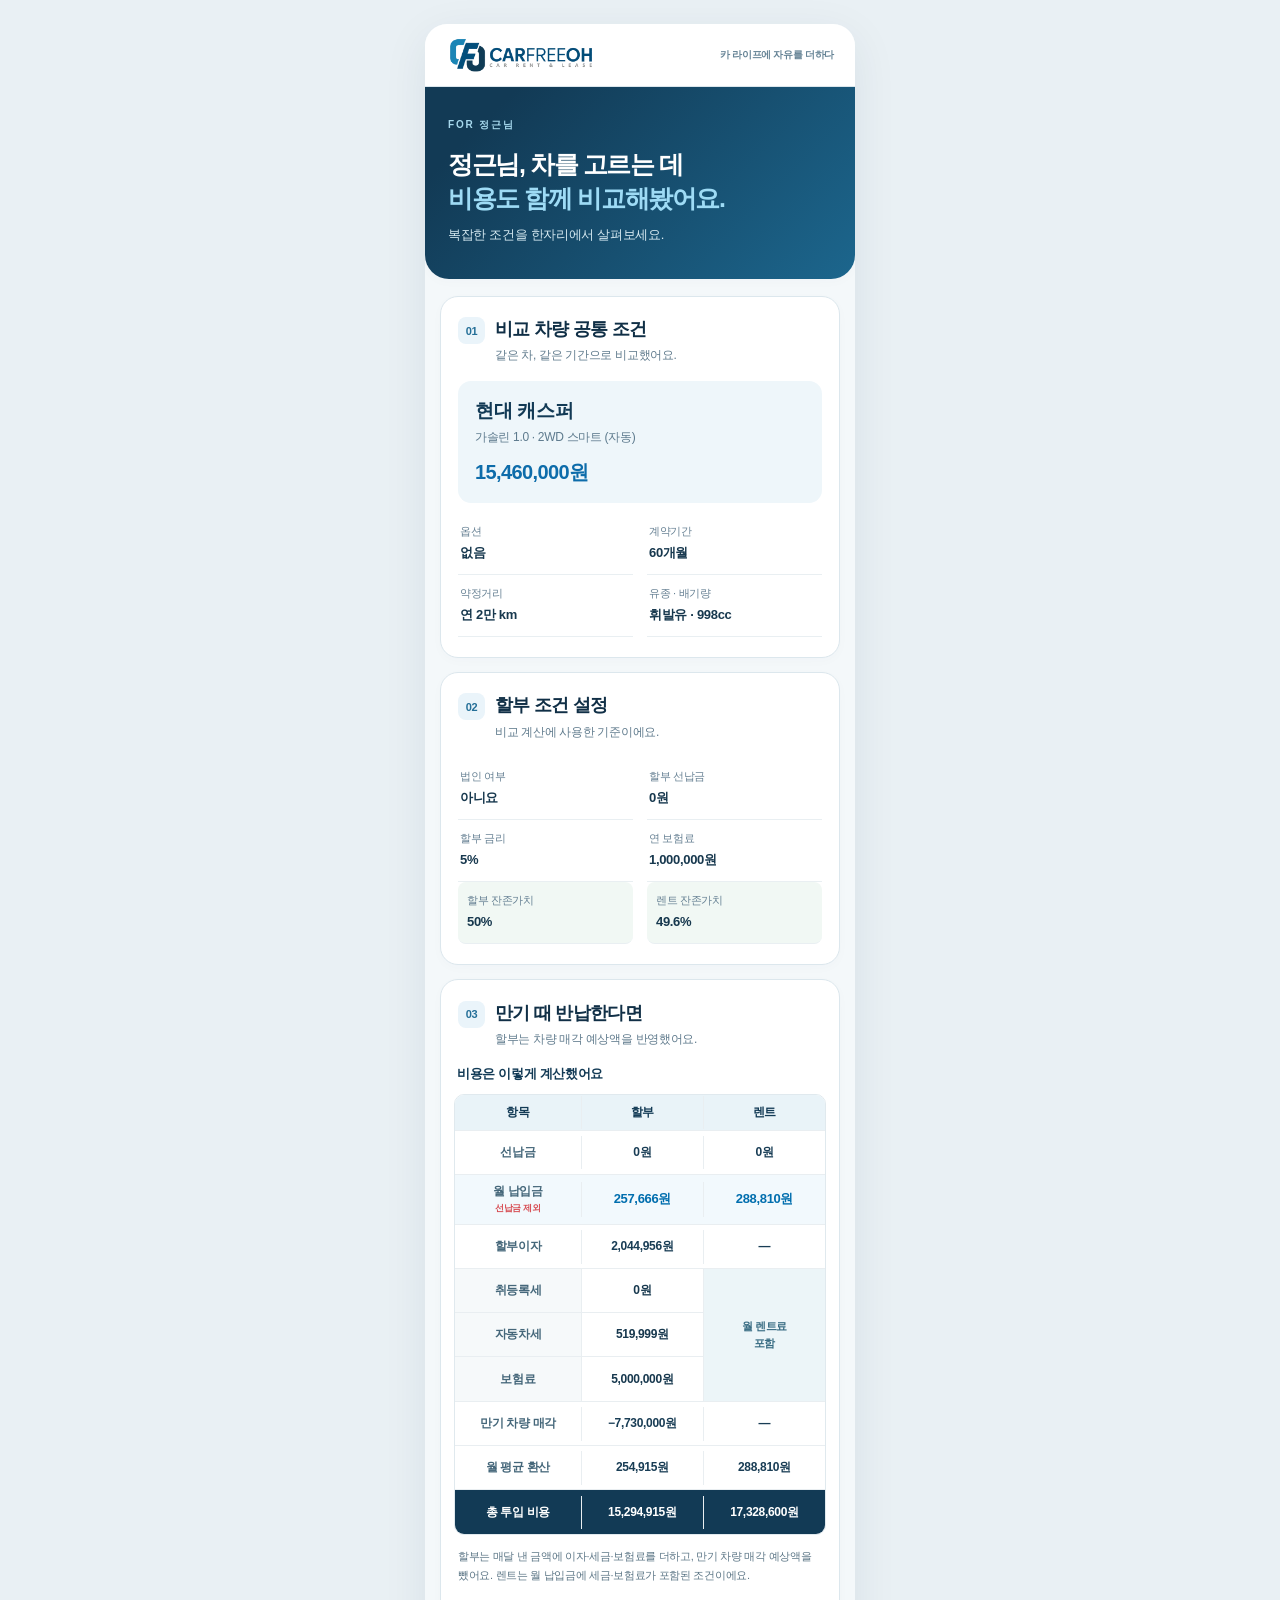
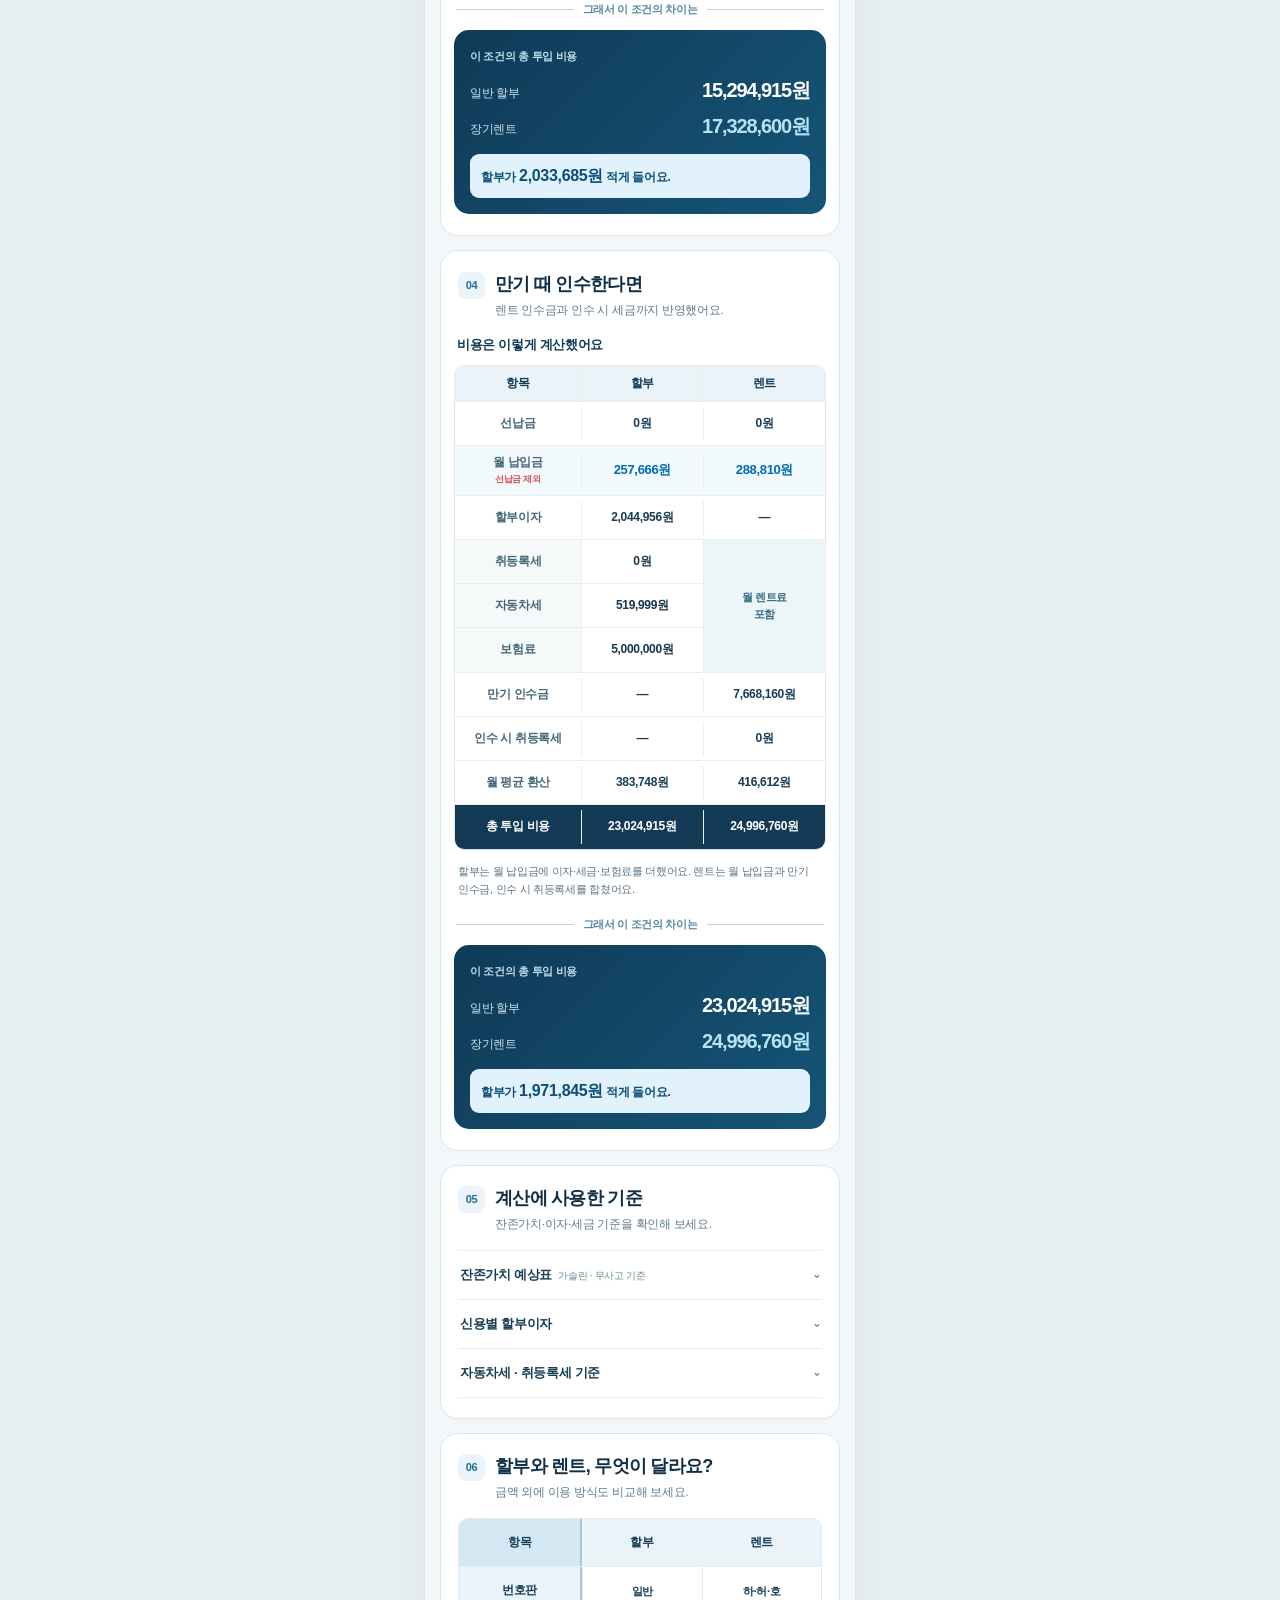
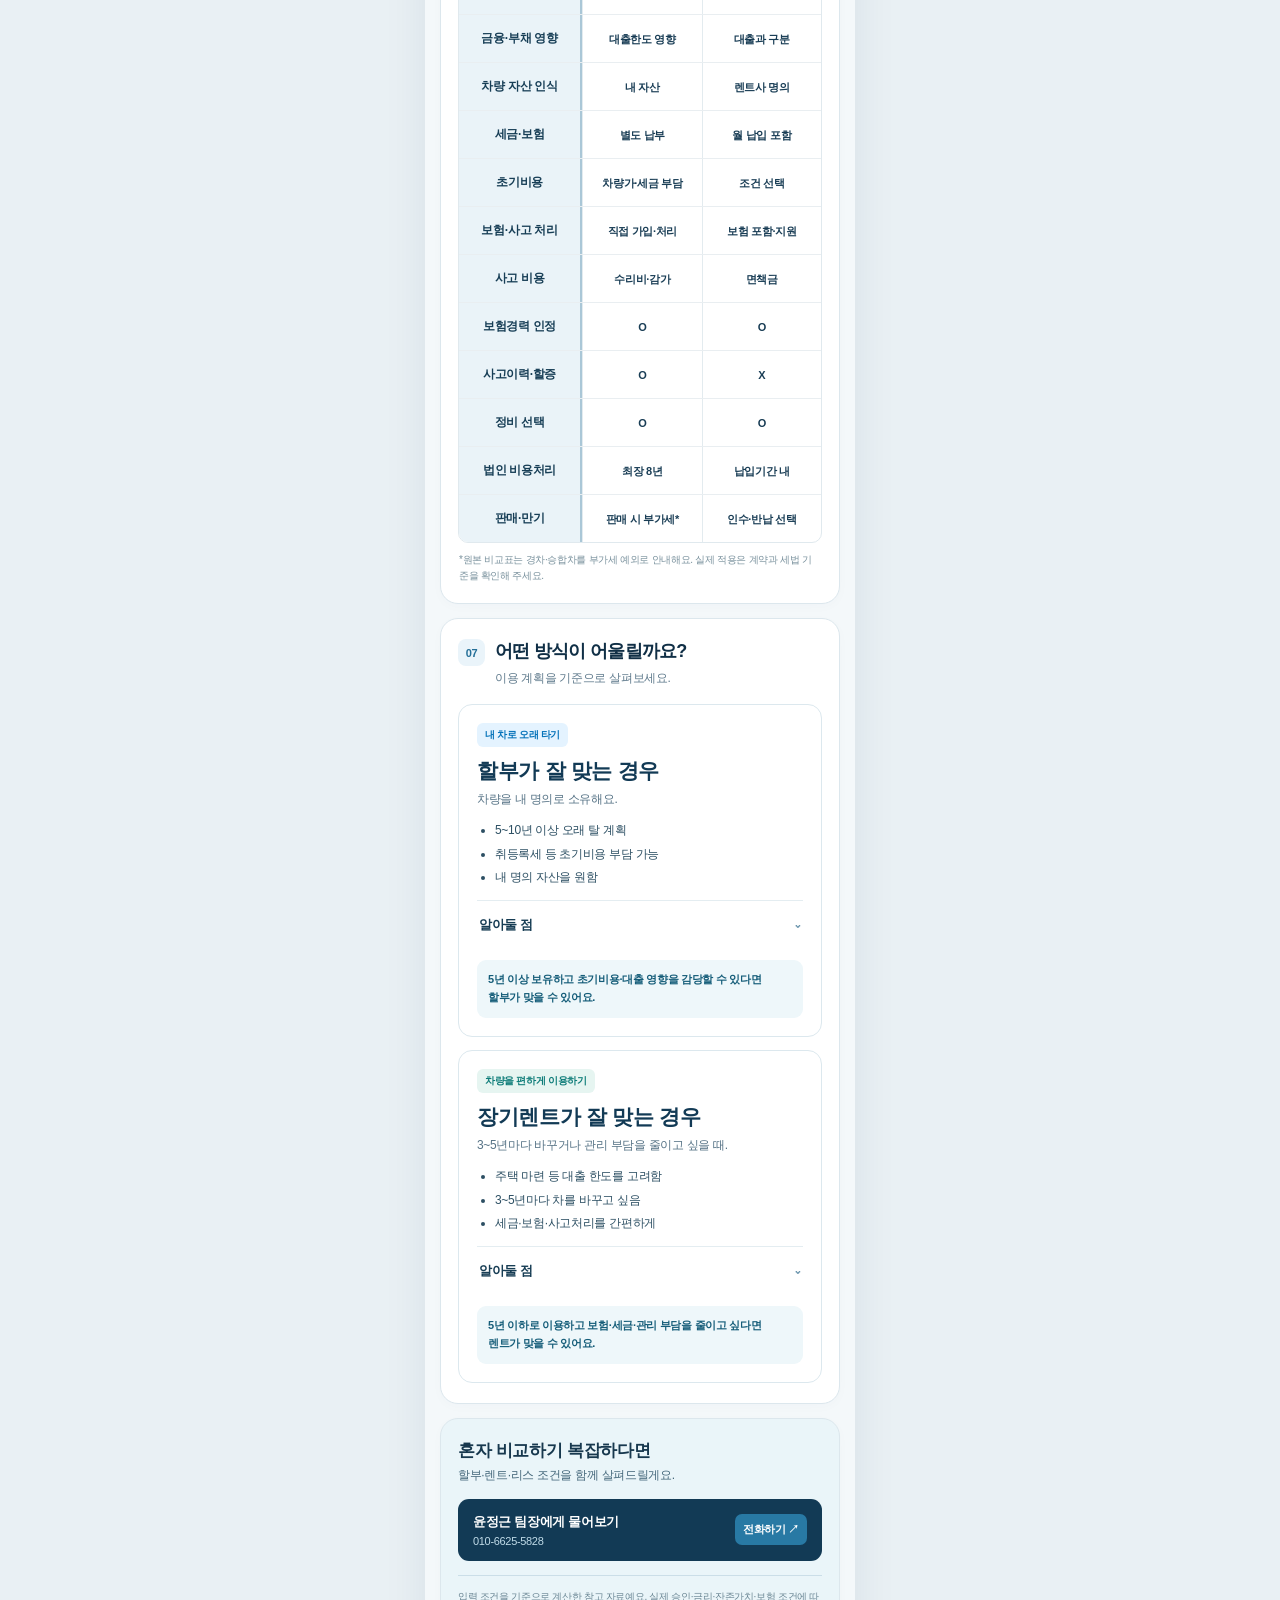
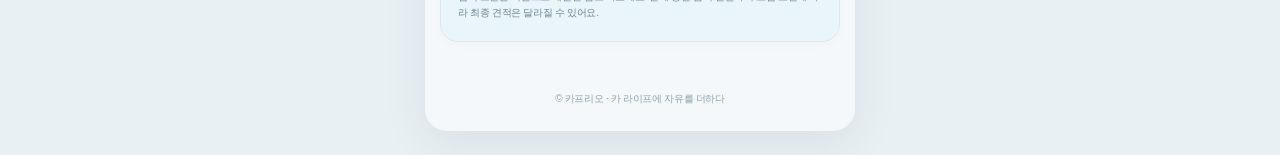
<file: comparison-lab/index.html>
<!doctype html><html lang="ko"><head><meta charset="utf-8"><meta name="viewport" content="width=device-width,initial-scale=1"><title>카프리오 비교 계산기 · 모바일 시안 2</title><style>:root{--ink:#123a55;--blue:#246f98;--bright:#087dcb;--teal:#0c8787;--line:#dce7ed;--sub:#607b8d;--bg:#f4f8fa}*{box-sizing:border-box}html{scroll-behavior:smooth}body{margin:0;background:#e9f0f4;color:#17384e;font-family:-apple-system,BlinkMacSystemFont,"Apple SD Gothic Neo","Malgun Gothic",sans-serif;letter-spacing:-.02em}.app{max-width:430px;margin:auto;background:var(--bg);min-height:100vh;box-shadow:0 12px 45px #15384b14}.brand{height:63px;padding:12px 21px;background:white;display:flex;align-items:center;justify-content:space-between;border-bottom:1px solid var(--line)}.brand img{width:124px;height:auto}.brand span{font-size:10px;color:#668496;font-weight:700}main{padding:0 15px 28px}.section{background:white;border:1px solid var(--line);border-radius:18px;margin:14px 0;padding:20px 17px;box-shadow:0 3px 12px #1a4b6605}.intro{background:linear-gradient(135deg,#123a55 15%,#1c668d);color:white;padding:31px 23px 35px;margin:0 -15px 17px;border:0;border-radius:0 0 24px 24px}.eyebrow{font-size:10px;letter-spacing:.18em;font-weight:850;color:#a6d8ed}.intro h1{font-size:25px;letter-spacing:-.055em;line-height:1.34;margin:16px 0 11px}.intro h1 em{font-style:normal;color:#9edbf5}.intro p{font-size:13px;color:#d5e9f1;margin:0}.head{display:flex;align-items:flex-start;gap:10px;margin-bottom:17px}.step{width:27px;height:27px;display:grid;place-items:center;border-radius:8px;background:#eaf4fa;color:var(--blue);font-size:11px;font-weight:900;flex:none}.head h2{font-size:18px;line-height:1.3;letter-spacing:-.04em;margin:1px 0 5px;color:#102f46}.head p{font-size:12px;color:var(--sub);line-height:1.5;margin:0}.car-summary{border-radius:13px;background:#eef6fa;padding:17px;display:grid;gap:5px}.car-summary b{font-size:19px;color:var(--ink)}.car-summary span{font-size:12px;color:#5d7a8d}.car-summary strong{font-size:20px;color:#0d6caa;margin-top:8px;letter-spacing:-.03em}.facts{display:grid;grid-template-columns:1fr 1fr;gap:0 14px;margin-top:10px}.facts div{border-bottom:1px solid #e9eff2;min-height:62px;padding:11px 2px;display:flex;flex-direction:column;gap:5px}.facts small{font-size:11px;color:#668093}.facts b{font-size:13px;color:#17384e;line-height:1.35}.condition div:nth-last-child(-n+2){background:#f1f8f4;border-radius:8px;padding-left:9px}.result{padding:21px 13px}.result .head{padding:0 4px}.result-top{background:linear-gradient(135deg,#103a57,#155577);color:white;border-radius:15px;padding:19px 16px 16px}.result-label{color:#c0dce8;font-weight:750;font-size:11px;margin-bottom:13px}.amounts{display:grid;gap:9px}.amounts div{display:flex;justify-content:space-between;align-items:baseline;gap:6px}.amounts span{font-size:12px;color:#cce3ee;white-space:nowrap}.amounts b{font-size:20px;letter-spacing:-.055em;white-space:nowrap}.amounts div+div b{color:#b4e2f6}.difference{margin:14px 0 0;padding:10px 11px;background:#e1f2fc;color:#0a4e79;border-radius:9px;font-size:12px;line-height:1.5;font-weight:750}.difference strong{font-size:16px}.table-title{font-size:13px;font-weight:850;margin:23px 3px 10px;color:var(--ink)}.compare-rows{border:1px solid #e0e9ee;border-radius:10px;overflow:hidden}.row{display:grid;grid-template-columns:34% 33% 33%;align-items:center;min-height:44px;border-bottom:1px solid #e9eef1;font-size:12px;line-height:1.3}.row:last-child{border-bottom:0}.row>*{padding:9px 5px;text-align:center;min-width:0}.row>*+*{border-left:1px solid #e9eef1}.row span{font-weight:750;color:#45677a}.row b{font-weight:750;color:#193d55;overflow-wrap:anywhere}.row small{font-size:9px;color:#d74e54}.row.headings{min-height:36px;background:#e9f3f8;font-weight:900}.row.headings span{color:var(--ink)}.row.focus{background:#f2f9fd}.row.focus b{font-size:13px;color:#006eae}.row.total{background:#123a55}.row.total span,.row.total b{color:#fff;font-weight:850}.row .included{font-size:10px;color:#457e91}.section details{border-top:1px solid #e6edf1;margin:0}.section details:last-child{border-bottom:1px solid #e6edf1}.section summary{list-style:none;padding:15px 2px;cursor:pointer;font-size:13px;font-weight:800;color:#173d54}.section summary::-webkit-details-marker{display:none}.section summary:after{content:'⌄';float:right;color:#6792ab}.section details[open] summary:after{transform:rotate(180deg)}.section summary span{font-size:10px;font-weight:500;color:#6a8897;margin-left:3px}.table-scroll{overflow-x:auto;margin-bottom:11px}table{width:100%;border-collapse:collapse;font-size:10px;line-height:1.35;text-align:center;min-width:330px;margin-bottom:10px}th,td{border:1px solid #e2ebf0;padding:8px 4px}th{background:#eaf4f9;color:#204c68}td:first-child{font-weight:750}tr.selected{background:#e5f3e8}.note{font-size:10px;line-height:1.55;color:#78909c;margin:9px 1px 0}.methods .row{min-height:47px}.methods .row b{font-size:11px}.guide-card{border:1px solid #dce8ee;border-radius:14px;padding:18px;margin-top:13px}.tag{display:inline-block;background:#e4f3ff;color:#0673ba;border-radius:6px;padding:5px 8px;font-size:10px;font-weight:850}.tag.teal{background:#e6f5f1;color:#0d7c78}.guide-card h3{font-size:21px;margin:10px 0 5px;color:var(--ink)}.guide-card>p{font-size:12px;color:#557285;line-height:1.55;margin:0 0 12px}.guide-card ul{padding-left:18px;margin:0 0 13px;font-size:12px;line-height:1.7;color:#2c4f63}.guide-card li+li{margin-top:3px}.guide-card details{border-top:1px solid #e4edf1}.guide-card details p{font-size:11px;line-height:1.7;color:#4e6f80;margin:0 0 13px}.match{background:#eef7fa;color:#155d79;border-radius:9px;font-size:11px;font-weight:750;line-height:1.6;padding:11px;margin-top:11px}.outro{background:#eaf5f9}.outro h2{font-size:17px;margin:0 0 5px}.outro>p{font-size:12px;margin:0 0 15px;color:#45687b}.footnote{border-top:1px solid #cbdee8;padding-top:13px;font-size:10px;line-height:1.6;color:#698593}footer{text-align:center;color:#8ba3ad;font-size:10px;padding:8px 0 25px}@media(max-width:370px){.amounts b{font-size:18px}.row{font-size:11px}.row>*{padding:9px 3px}}@media(min-width:600px){.app{margin:24px auto;border-radius:22px;overflow:hidden}}
/* Mobile refinement: table first, then the answer appears at the end. */
.result .table-title{margin:4px 3px 11px}.cost-bundle{display:grid;grid-template-columns:34% 33% 33%;font-size:12px;border-bottom:1px solid #e9eef1}.cost-bundle>div+div{border-left:1px solid #e9eef1}.bundle-labels,.bundle-values{display:grid;grid-template-rows:repeat(3,minmax(44px,auto));text-align:center}.bundle-labels span,.bundle-values b{display:grid;place-items:center;padding:8px 3px;border-bottom:1px solid #e9eef1;line-height:1.3}.bundle-labels span:last-child,.bundle-values b:last-child{border-bottom:0}.bundle-labels{background:#f6f9fa;color:#45677a;font-weight:750}.bundle-values b{font-weight:750}.bundle-included{display:grid;place-items:center;text-align:center;background:#ecf5f8;color:#386c83;font-size:11px;font-weight:800;line-height:1.55;padding:8px}.calc-explain{color:#5c7686;font-size:11px;line-height:1.65;word-break:keep-all;overflow-wrap:break-word;padding:0 4px;margin:12px 0 18px}.result-cue{display:flex;align-items:center;gap:9px;color:#5687a2;font-size:11px;font-weight:800;margin:0 2px 13px}.result-cue:before,.result-cue:after{content:"";height:1px;background:#bed6e3;flex:1}.result-cue span{white-space:nowrap}.methods .row>:first-child{background:#eaf3f8!important;border-right:2px solid #aac7d7;color:#173e56;font-weight:850}.methods .row.headings>:first-child{background:#d3e8f3!important}.methods .row>*+*{border-left:0}.methods .row b{border-left:1px solid #e3ebef;word-break:keep-all;overflow-wrap:break-word;padding-left:4px;padding-right:4px}.guide-card .cautions{margin:0 0 13px;padding:0 0 0 18px;color:#436579;font-size:12px;line-height:1.7;word-break:keep-all;overflow-wrap:break-word}.guide-card .cautions li{padding:3px 0}.guide-card .match,.guide-card>p{word-break:keep-all;overflow-wrap:break-word}.contact-link{display:flex;justify-content:space-between;align-items:center;gap:9px;border-radius:11px;background:#123a55;color:white;text-decoration:none;padding:14px 15px;margin:14px 0}.contact-link span{display:grid;gap:4px}.contact-link b{font-size:13px}.contact-link small{font-size:11px;color:#c1dce9}.contact-link strong{font-size:11px;white-space:nowrap;background:#2879a4;border-radius:7px;padding:8px}.reveal-result{transform-origin:50% 100%}.motion-ready .section:not(.is-visible){opacity:0;transform:translateY(24px)}.motion-ready .section{transition:opacity .6s ease,transform .6s cubic-bezier(.22,.8,.25,1)}.motion-ready .reveal-result:not(.is-visible){opacity:0;transform:translateY(28px) scale(.97)}.motion-ready .reveal-result{transition:opacity .65s ease,transform .65s cubic-bezier(.18,.9,.25,1)}.motion-ready .reveal-result.is-visible{animation:result-glow 1s ease .25s both}@keyframes result-glow{0%,100%{box-shadow:none}55%{box-shadow:0 0 0 5px #80c7e333,0 16px 30px #084a6c28}}@media(prefers-reduced-motion:reduce){.motion-ready .section,.motion-ready .reveal-result{opacity:1!important;transform:none!important;transition:none!important;animation:none!important}}

/* Keep the category cell filled for the full height of every comparison row. */
.methods .row{align-items:stretch}.methods .row>*{display:flex;align-items:center;justify-content:center;min-height:47px}.methods .row>:first-child{align-self:stretch;border-right:2px solid #aac7d7}.methods .row b{align-self:stretch}
.brand img{width:150px;max-width:54%;object-fit:contain}.brand span{text-align:right}

/* The opening holds the result briefly, then hands off to the existing scroll reveals. */
body.opening-active{overflow:hidden}
.comparison-opening{position:fixed;inset:0;z-index:100;display:grid;place-items:center;background:#f4f8fa;color:#123a55;transition:opacity .38s ease,visibility .38s ease}
.comparison-opening.opening-complete{opacity:0;visibility:hidden;pointer-events:none}
.opening-content{width:min(100%,430px);padding:0 34px;display:flex;flex-direction:column;align-items:flex-start}
.opening-content img{display:block;width:172px;max-width:65%;height:auto;margin-bottom:28px}
.opening-rule{height:1px;width:100%;background:#d9e7ee;position:relative;overflow:hidden;margin-bottom:25px}
.opening-rule span{position:absolute;inset:0 auto 0 0;width:27%;background:#2980aa;animation:opening-line 1.9s cubic-bezier(.3,.05,.24,1) both}
.opening-kicker{font-size:10px;font-weight:800;letter-spacing:.16em;color:#5b8aa4;margin:0 0 11px}
.opening-content strong{font-size:23px;line-height:1.35;letter-spacing:-.05em;word-break:keep-all;min-height:62px}
.opening-detail{font-size:13px;color:#648192;margin-top:12px;min-height:22px}
.opening-progress{width:100%;height:3px;background:#dce8ee;border-radius:3px;overflow:hidden;margin-top:29px}
.opening-progress span{display:block;width:100%;height:100%;background:linear-gradient(90deg,#286e99,#69adca);transform-origin:left;animation:opening-fill 1.9s cubic-bezier(.42,0,.2,1) both}
@keyframes opening-line{from{transform:translateX(-100%)}to{transform:translateX(380%)}}
@keyframes opening-fill{from{transform:scaleX(0)}to{transform:scaleX(1)}}
@media(prefers-reduced-motion:reduce){.comparison-opening{display:none}}
</style></head><body><div class="comparison-opening" id="comparisonOpening" aria-live="polite"><div class="opening-content"><img src="[data-uri]" alt="카프리오"><div class="opening-rule"><span></span></div><p class="opening-kicker">CARFREEOH · COMPARISON</p><strong id="openingMessage">같은 조건으로 비용을 살펴볼게요</strong><span class="opening-detail" id="openingDetail">차량과 이용 기간을 맞추고 있어요</span><div class="opening-progress" aria-hidden="true"><span></span></div></div></div><div class="app"><header class="brand"><img src="[data-uri]" alt="CARFREEOH"><span>카 라이프에 자유를 더하다</span></header><main>
<section class="intro section" id="intro"><div class="eyebrow">FOR 정근님</div><h1>정근님, 차를 고르는 데<br><em>비용도 함께 비교해봤어요.</em></h1><p>복잡한 조건을 한자리에서 살펴보세요.</p></section>
<section class="section" id="common"><div class="head"><span class="step">01</span><div><h2>비교 차량 공통 조건</h2><p>같은 차, 같은 기간으로 비교했어요.</p></div></div><div class="car-summary"><b>현대 캐스퍼</b><span>가솔린 1.0 · 2WD 스마트 (자동)</span><strong>15,460,000원</strong></div><div class="facts"><div><small>옵션</small><b>없음</b></div><div><small>계약기간</small><b>60개월</b></div><div><small>약정거리</small><b>연 2만 km</b></div><div><small>유종 · 배기량</small><b>휘발유 · 998cc</b></div></div></section>
<section class="section" id="installment"><div class="head"><span class="step">02</span><div><h2>할부 조건 설정</h2><p>비교 계산에 사용한 기준이에요.</p></div></div><div class="facts condition"><div><small>법인 여부</small><b>아니요</b></div><div><small>할부 선납금</small><b>0원</b></div><div><small>할부 금리</small><b>5%</b></div><div><small>연 보험료</small><b>1,000,000원</b></div><div><small>할부 잔존가치</small><b>50%</b></div><div><small>렌트 잔존가치</small><b>49.6%</b></div></div></section>
<section class="section result" id="return"><div class="head"><span class="step">03</span><div><h2>만기 때 반납한다면</h2><p>할부는 차량 매각 예상액을 반영했어요.</p></div></div><div class="table-title">비용은 이렇게 계산했어요</div><div class="compare-rows"><div class="row headings"><span>항목</span><span>할부</span><span>렌트</span></div><div class="row"><span>선납금</span><b>0원</b><b>0원</b></div><div class="row focus"><span>월 납입금<br><small>선납금 제외</small></span><b>257,666원</b><b>288,810원</b></div><div class="row"><span>할부이자</span><b>2,044,956원</b><b>—</b></div><div class="cost-bundle"><div class="bundle-labels"><span>취등록세</span><span>자동차세</span><span>보험료</span></div><div class="bundle-values"><b>0원</b><b>519,999원</b><b>5,000,000원</b></div><div class="bundle-included">월 렌트료<br>포함</div></div><div class="row"><span>만기 차량 매각</span><b>−7,730,000원</b><b>—</b></div><div class="row"><span>월 평균 환산</span><b>254,915원</b><b>288,810원</b></div><div class="row total"><span>총 투입 비용</span><b>15,294,915원</b><b>17,328,600원</b></div></div><p class="calc-explain">할부는 매달 낸 금액에 이자·세금·보험료를 더하고, 만기 차량 매각 예상액을 뺐어요. 렌트는 월 납입금에 세금·보험료가 포함된 조건이에요.</p><div class="result-cue"><span>그래서 이 조건의 차이는</span></div><div class="result-top reveal-result"><div class="result-label">이 조건의 총 투입 비용</div><div class="amounts"><div><span>일반 할부</span><b>15,294,915원</b></div><div><span>장기렌트</span><b>17,328,600원</b></div></div><p class="difference">할부가 <strong>2,033,685원</strong> 적게 들어요.</p></div></section>
<section class="section result" id="takeover"><div class="head"><span class="step">04</span><div><h2>만기 때 인수한다면</h2><p>렌트 인수금과 인수 시 세금까지 반영했어요.</p></div></div><div class="table-title">비용은 이렇게 계산했어요</div><div class="compare-rows"><div class="row headings"><span>항목</span><span>할부</span><span>렌트</span></div><div class="row"><span>선납금</span><b>0원</b><b>0원</b></div><div class="row focus"><span>월 납입금<br><small>선납금 제외</small></span><b>257,666원</b><b>288,810원</b></div><div class="row"><span>할부이자</span><b>2,044,956원</b><b>—</b></div><div class="cost-bundle"><div class="bundle-labels"><span>취등록세</span><span>자동차세</span><span>보험료</span></div><div class="bundle-values"><b>0원</b><b>519,999원</b><b>5,000,000원</b></div><div class="bundle-included">월 렌트료<br>포함</div></div><div class="row"><span>만기 인수금</span><b>—</b><b>7,668,160원</b></div><div class="row"><span>인수 시 취등록세</span><b>—</b><b>0원</b></div><div class="row"><span>월 평균 환산</span><b>383,748원</b><b>416,612원</b></div><div class="row total"><span>총 투입 비용</span><b>23,024,915원</b><b>24,996,760원</b></div></div><p class="calc-explain">할부는 월 납입금에 이자·세금·보험료를 더했어요. 렌트는 월 납입금과 만기 인수금, 인수 시 취등록세를 합쳤어요.</p><div class="result-cue"><span>그래서 이 조건의 차이는</span></div><div class="result-top reveal-result"><div class="result-label">이 조건의 총 투입 비용</div><div class="amounts"><div><span>일반 할부</span><b>23,024,915원</b></div><div><span>장기렌트</span><b>24,996,760원</b></div></div><p class="difference">할부가 <strong>1,971,845원</strong> 적게 들어요.</p></div></section>
<section class="section" id="rates"><div class="head"><span class="step">05</span><div><h2>계산에 사용한 기준</h2><p>잔존가치·이자·세금 기준을 확인해 보세요.</p></div></div><details><summary>잔존가치 예상표 <span>가솔린 · 무사고 기준</span></summary><div class="table-scroll"><table><tr><th>주행거리</th><th>24개월</th><th>36개월</th><th>48개월</th><th>60개월</th></tr><tr><td>1만 km</td><td>78%</td><td>70%</td><td>63%</td><td>56%</td></tr><tr><td>1.5만 km</td><td>75%</td><td>67%</td><td>60%</td><td>53%</td></tr><tr class="selected"><td>2만 km</td><td>72%</td><td>64%</td><td>57%</td><td>50%</td></tr><tr><td>3만 km</td><td>65%</td><td>55%</td><td>48%</td><td>40%</td></tr></table></div><p class="note">차량별로 달라 실제 시세 확인이 필요해요.</p></details><details><summary>신용별 할부이자</summary><div class="table-scroll"><table><tr><th>신용점수</th><th>할부이자</th></tr><tr><td>900점 초과</td><td>3.5~4.8%</td></tr><tr><td>801~900점</td><td>4.9~6.9%</td></tr><tr><td>701~800점</td><td>7.0~8.9%</td></tr><tr><td>601~700점</td><td>9.0~11.9%</td></tr><tr><td>600점 이하</td><td>12.0~14.9%</td></tr></table></div></details><details><summary>자동차세 · 취등록세 기준</summary><div class="table-scroll"><table><tr><th>배기량</th><th>연 자동차세</th></tr><tr><td>1000cc 이하</td><td>104,000원</td></tr><tr><td>1600cc 이하</td><td>291,200원</td></tr><tr><td>2000cc 이하</td><td>520,000원</td></tr><tr><td>2500cc 이하</td><td>650,000원</td></tr><tr><td>3000cc 초과</td><td>780,000원</td></tr><tr><td>전기차</td><td>130,000원</td></tr></table><table><tr><th>차종</th><th>세율</th><th>감면 한도</th></tr><tr><td>일반</td><td>7%</td><td>—</td></tr><tr><td>경차</td><td>4%</td><td>75만원</td></tr><tr><td>전기·수소차</td><td>7%</td><td>140만원</td></tr><tr><td>하이브리드</td><td>7%</td><td>—</td></tr><tr><td>승합차(9인승 이상)</td><td>5%</td><td>—</td></tr></table></div></details></section>
<section class="section" id="methods"><div class="head"><span class="step">06</span><div><h2>할부와 렌트, 무엇이 달라요?</h2><p>금액 외에 이용 방식도 비교해 보세요.</p></div></div><div class="compare-rows methods"><div class="row headings"><span>항목</span><span>할부</span><span>렌트</span></div><div class="row"><span>번호판</span><b>일반</b><b>하·허·호</b></div><div class="row"><span>금융·부채 영향</span><b>대출한도 영향</b><b>대출과 구분</b></div><div class="row"><span>차량 자산 인식</span><b>내 자산</b><b>렌트사 명의</b></div><div class="row"><span>세금·보험</span><b>별도 납부</b><b>월 납입 포함</b></div><div class="row"><span>초기비용</span><b>차량가·세금 부담</b><b>조건 선택</b></div><div class="row"><span>보험·사고 처리</span><b>직접 가입·처리</b><b>보험 포함·지원</b></div><div class="row"><span>사고 비용</span><b>수리비·감가</b><b>면책금</b></div><div class="row"><span>보험경력 인정</span><b>O</b><b>O</b></div><div class="row"><span>사고이력·할증</span><b>O</b><b>X</b></div><div class="row"><span>정비 선택</span><b>O</b><b>O</b></div><div class="row"><span>법인 비용처리</span><b>최장 8년</b><b>납입기간 내</b></div><div class="row"><span>판매·만기</span><b>판매 시 부가세*</b><b>인수·반납 선택</b></div></div><p class="note">*원본 비교표는 경차·승합차를 부가세 예외로 안내해요. 실제 적용은 계약과 세법 기준을 확인해 주세요.</p></section>
<section class="section" id="guide"><div class="head"><span class="step">07</span><div><h2>어떤 방식이 어울릴까요?</h2><p>이용 계획을 기준으로 살펴보세요.</p></div></div><article class="guide-card"><span class="tag">내 차로 오래 타기</span><h3>할부가 잘 맞는 경우</h3><p>차량을 내 명의로 소유해요.</p><ul><li>5~10년 이상 오래 탈 계획</li><li>취등록세 등 초기비용 부담 가능</li><li>내 명의 자산을 원함</li></ul><details><summary>알아둘 점</summary><ul class="cautions"><li>할부 대출은 DSR과 주택 대출 한도에 영향을 줄 수 있어요.</li><li>자동차세·취등록세·보험료는 별도로 내요.</li><li>사고와 차량 감가는 직접 관리해요.</li><li>법인은 차량을 팔 때 부가세를 확인해야 해요.</li></ul></details><div class="match">5년 이상 보유하고 초기비용·대출 영향을 감당할 수 있다면 할부가 맞을 수 있어요.</div></article><article class="guide-card"><span class="tag teal">차량을 편하게 이용하기</span><h3>장기렌트가 잘 맞는 경우</h3><p>3~5년마다 바꾸거나 관리 부담을 줄이고 싶을 때.</p><ul><li>주택 마련 등 대출 한도를 고려함</li><li>3~5년마다 차를 바꾸고 싶음</li><li>세금·보험·사고처리를 간편하게</li></ul><details><summary>알아둘 점</summary><ul class="cautions"><li>렌트사 명의 차량이라 차량 할부 대출과 구분돼요.</li><li>이 견적은 자동차세와 보험료가 월 납입금에 포함돼요.</li><li>사고 시 면책금과 보험 조건을 확인해야 해요.</li><li>기존 보험료와 사고이력 부담까지 함께 비교해 보세요.</li></ul></details><div class="match">5년 이하로 이용하고 보험·세금·관리 부담을 줄이고 싶다면 렌트가 맞을 수 있어요.</div></article></section>
<section class="outro section"><h2>혼자 비교하기 복잡하다면</h2><p>할부·렌트·리스 조건을 함께 살펴드릴게요.</p><a class="contact-link" href="tel:01066255828"><span><b>윤정근 팀장에게 물어보기</b><small>010-6625-5828</small></span><strong>전화하기 ↗</strong></a><div class="footnote">입력 조건을 기준으로 계산한 참고 자료예요. 실제 승인·금리·잔존가치·보험 조건에 따라 최종 견적은 달라질 수 있어요.</div></section></main><footer>© 카프리오 · 카 라이프에 자유를 더하다</footer></div><script>(() => {
  const opening = document.getElementById('comparisonOpening');
  if (opening) {
    const reduced = matchMedia('(prefers-reduced-motion: reduce)').matches;
    document.body.classList.add('opening-active');
    if (reduced) {
      opening.remove();
      document.body.classList.remove('opening-active');
    } else {
      window.setTimeout(() => {
        document.getElementById('openingMessage').textContent = '두 방식의 비용을 비교하고 있어요';
        document.getElementById('openingDetail').textContent = '만기 때 반납하거나 인수하는 경우까지';
      }, 760);
      window.setTimeout(() => {
        opening.classList.add('opening-complete');
        document.body.classList.remove('opening-active');
        window.setTimeout(() => opening.remove(), 420);
      }, 1900);
    }
  }
  if (!('IntersectionObserver' in window) || matchMedia('(prefers-reduced-motion: reduce)').matches) return;
  document.documentElement.classList.add('motion-ready');
  const sectionObserver = new IntersectionObserver((entries, observer) => {
    entries.forEach(entry => {
      if (entry.isIntersecting) { entry.target.classList.add('is-visible'); observer.unobserve(entry.target); }
    });
  }, { threshold: .05, rootMargin: '0px 0px -25px 0px' });
  document.querySelectorAll('.section').forEach(el => sectionObserver.observe(el));
  const moneyObserver = new IntersectionObserver((entries, observer) => {
    entries.forEach(entry => {
      if (!entry.isIntersecting) return;
      const card = entry.target;
      card.classList.add('is-visible');
      card.querySelectorAll('.amounts b,.difference strong').forEach(el => {
        const value = Number(el.textContent.replace(/[^0-9]/g, ''));
        if (!value) return;
        const from = performance.now(), duration = 760;
        function frame(now) {
          const t = Math.min(1, (now - from) / duration);
          const progress = 1 - Math.pow(1 - t, 3);
          el.textContent = Math.round(value * progress).toLocaleString('ko-KR') + '원';
          if (t < 1) requestAnimationFrame(frame);
        }
        requestAnimationFrame(frame);
      });
      observer.unobserve(card);
    });
  }, { threshold: .35 });
  document.querySelectorAll('.reveal-result').forEach(el => moneyObserver.observe(el));
})();
</script></body></html>
</file>
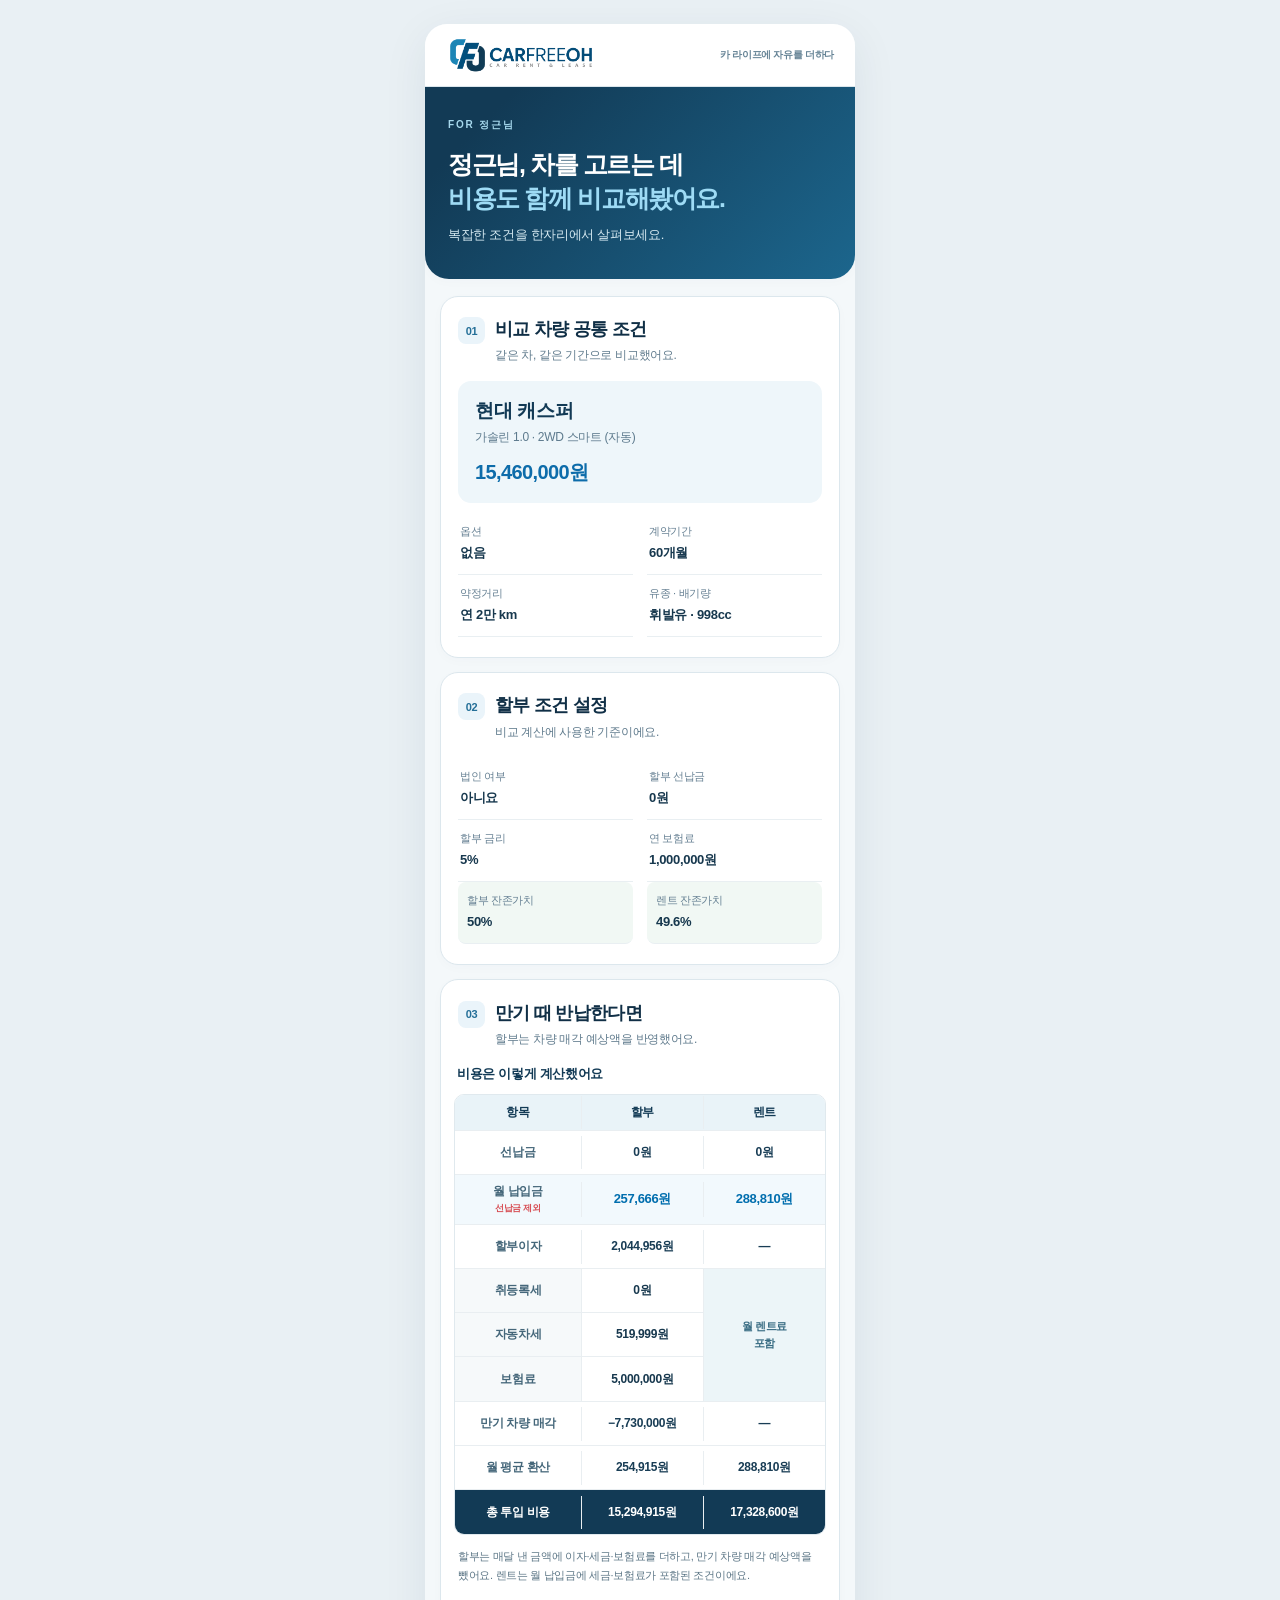
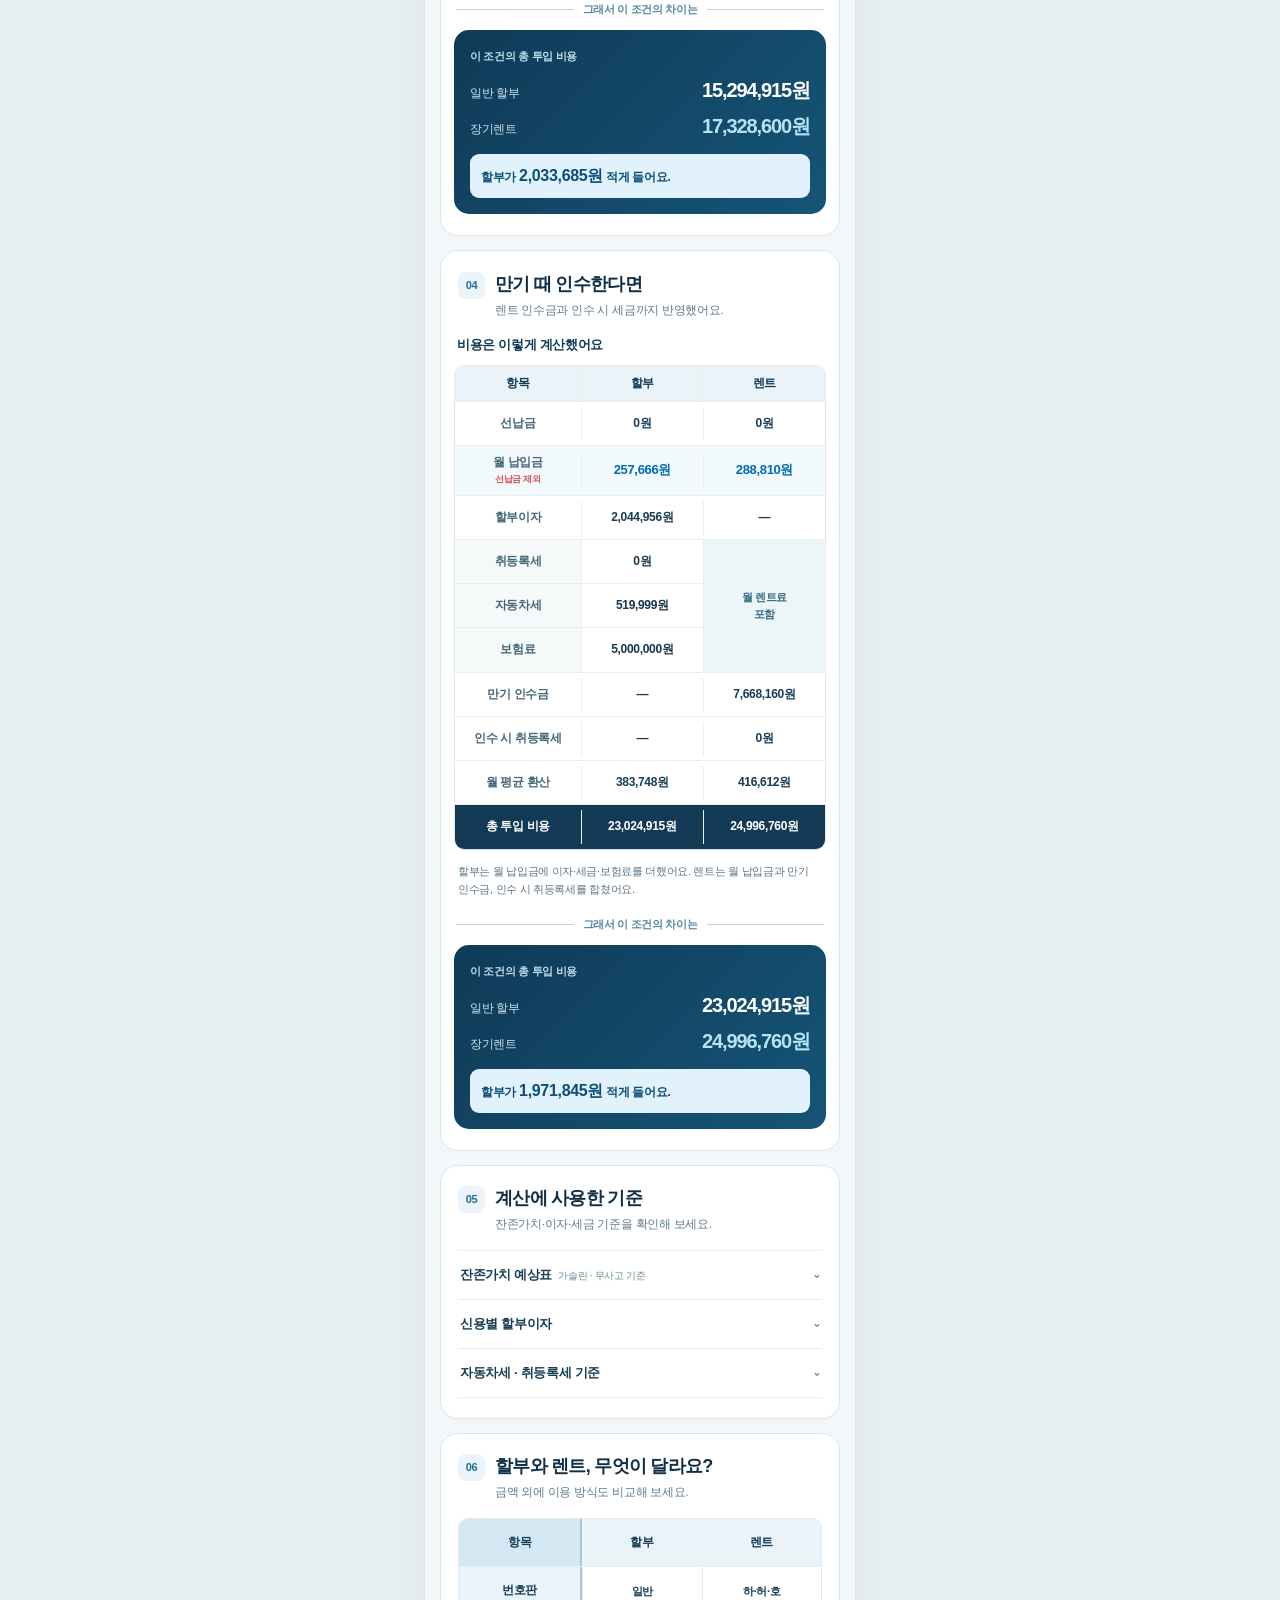
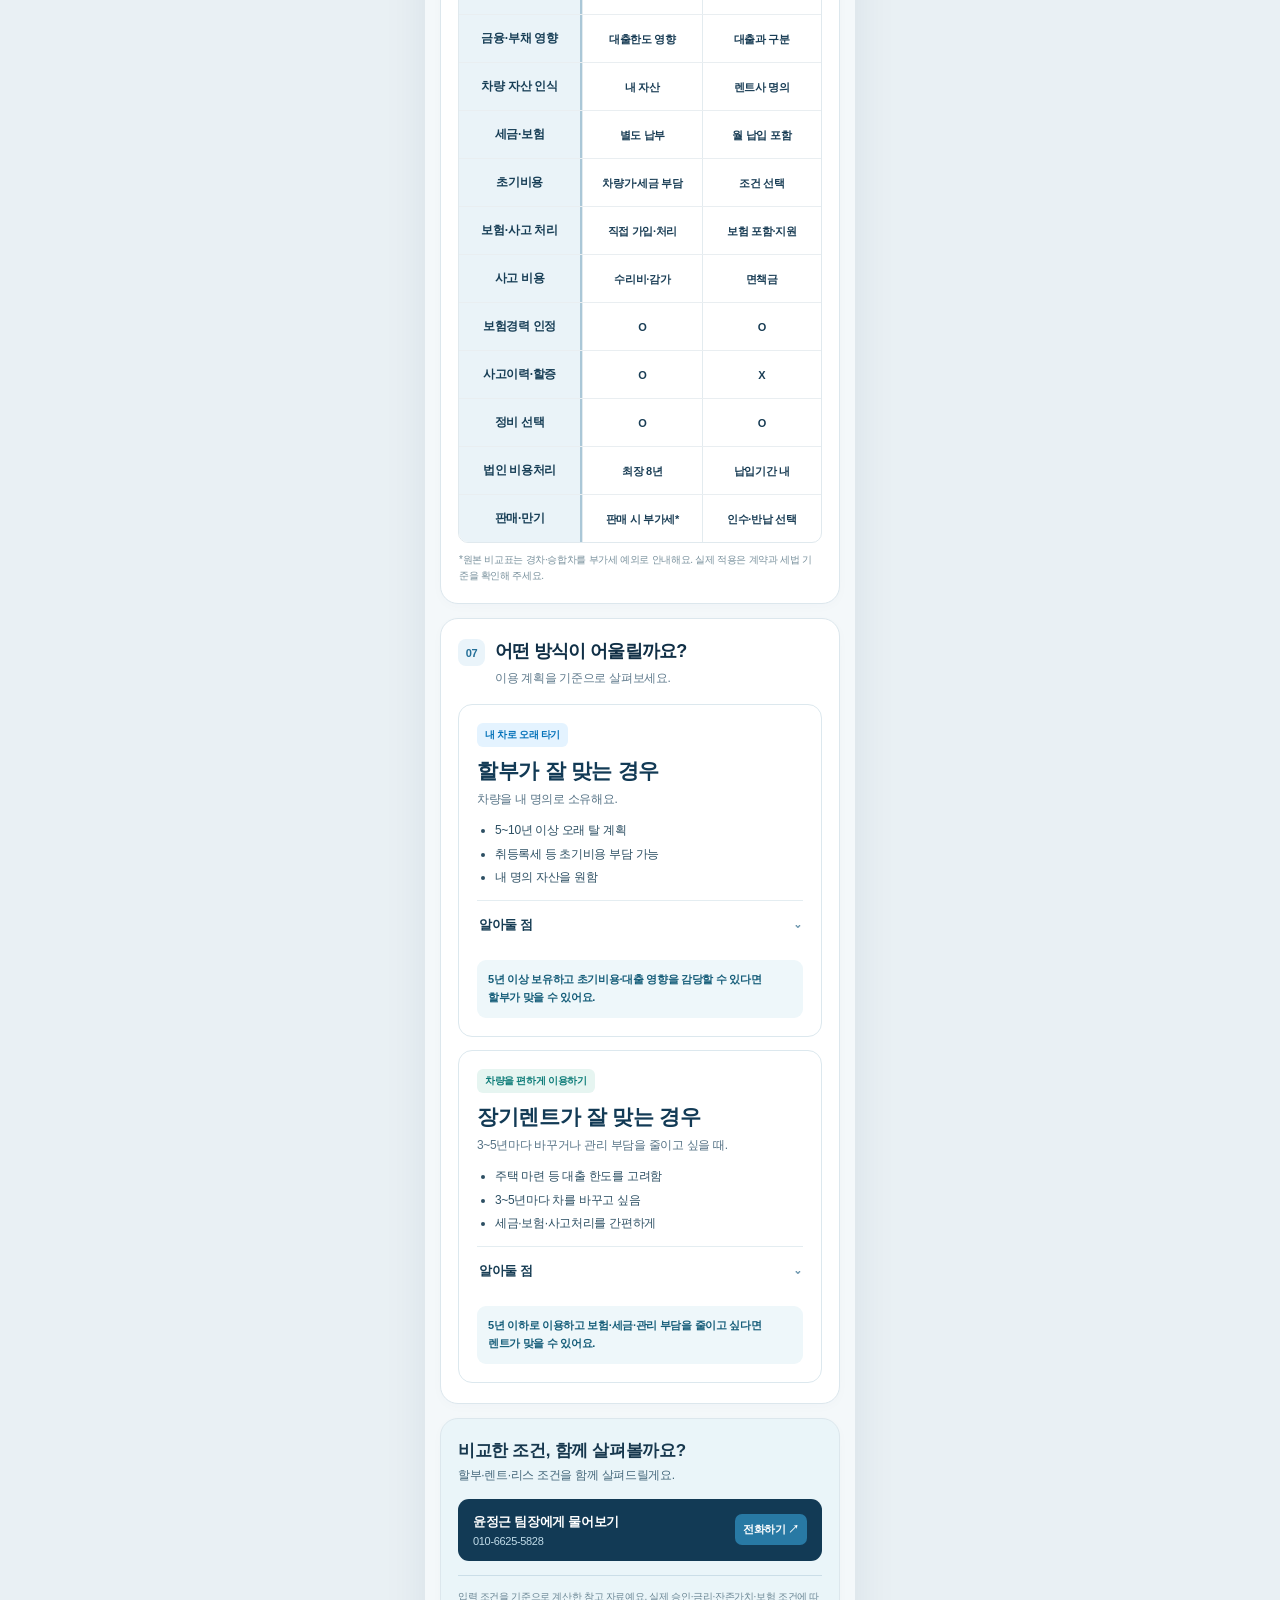
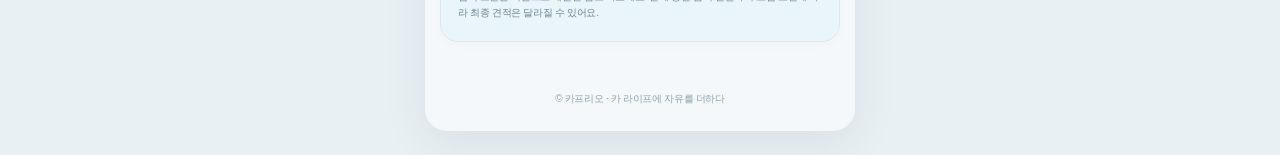
<file: customer_ui/compare-v2.html>
<!doctype html><html lang="ko"><head><meta charset="utf-8"><meta name="viewport" content="width=device-width,initial-scale=1"><title>카프리오 비교 계산기 · 모바일 시안 2</title><link rel="stylesheet" href="compare-v2.css"></head><body><div class="comparison-opening" id="comparisonOpening" aria-live="polite"><div class="opening-content"><img src="carfreeoh-logo-transparent.png" alt="카프리오"><div class="opening-rule"><span></span></div><p class="opening-kicker">CARFREEOH · COMPARISON</p><strong id="openingMessage">같은 조건으로 비용을 살펴볼게요</strong><span class="opening-detail" id="openingDetail">차량과 이용 기간을 맞추고 있어요</span><div class="opening-progress" aria-hidden="true"><span></span></div></div></div><div class="app"><header class="brand"><img src="carfreeoh-logo-transparent.png" alt="CARFREEOH"><span>카 라이프에 자유를 더하다</span></header><main>
<section class="intro section" id="intro"><div class="eyebrow">FOR 정근님</div><h1>정근님, 차를 고르는 데<br><em>비용도 함께 비교해봤어요.</em></h1><p>복잡한 조건을 한자리에서 살펴보세요.</p></section>
<section class="section" id="common"><div class="head"><span class="step">01</span><div><h2>비교 차량 공통 조건</h2><p>같은 차, 같은 기간으로 비교했어요.</p></div></div><div class="car-summary"><b>현대 캐스퍼</b><span>가솔린 1.0 · 2WD 스마트 (자동)</span><strong>15,460,000원</strong></div><div class="facts"><div><small>옵션</small><b>없음</b></div><div><small>계약기간</small><b>60개월</b></div><div><small>약정거리</small><b>연 2만 km</b></div><div><small>유종 · 배기량</small><b>휘발유 · 998cc</b></div></div></section>
<section class="section" id="installment"><div class="head"><span class="step">02</span><div><h2>할부 조건 설정</h2><p>비교 계산에 사용한 기준이에요.</p></div></div><div class="facts condition"><div><small>법인 여부</small><b>아니요</b></div><div><small>할부 선납금</small><b>0원</b></div><div><small>할부 금리</small><b>5%</b></div><div><small>연 보험료</small><b>1,000,000원</b></div><div><small>할부 잔존가치</small><b>50%</b></div><div><small>렌트 잔존가치</small><b>49.6%</b></div></div></section>
<section class="section result" id="return"><div class="head"><span class="step">03</span><div><h2>만기 때 반납한다면</h2><p>할부는 차량 매각 예상액을 반영했어요.</p></div></div><div class="table-title">비용은 이렇게 계산했어요</div><div class="compare-rows"><div class="row headings"><span>항목</span><span>할부</span><span>렌트</span></div><div class="row"><span>선납금</span><b>0원</b><b>0원</b></div><div class="row focus"><span>월 납입금<br><small>선납금 제외</small></span><b>257,666원</b><b>288,810원</b></div><div class="row"><span>할부이자</span><b>2,044,956원</b><b>—</b></div><div class="cost-bundle"><div class="bundle-labels"><span>취등록세</span><span>자동차세</span><span>보험료</span></div><div class="bundle-values"><b>0원</b><b>519,999원</b><b>5,000,000원</b></div><div class="bundle-included">월 렌트료<br>포함</div></div><div class="row"><span>만기 차량 매각</span><b>−7,730,000원</b><b>—</b></div><div class="row"><span>월 평균 환산</span><b>254,915원</b><b>288,810원</b></div><div class="row total"><span>총 투입 비용</span><b>15,294,915원</b><b>17,328,600원</b></div></div><p class="calc-explain">할부는 매달 낸 금액에 이자·세금·보험료를 더하고, 만기 차량 매각 예상액을 뺐어요. 렌트는 월 납입금에 세금·보험료가 포함된 조건이에요.</p><div class="result-cue"><span>그래서 이 조건의 차이는</span></div><div class="result-top reveal-result"><div class="result-label">이 조건의 총 투입 비용</div><div class="amounts"><div><span>일반 할부</span><b>15,294,915원</b></div><div><span>장기렌트</span><b>17,328,600원</b></div></div><p class="difference">할부가 <strong>2,033,685원</strong> 적게 들어요.</p></div></section>
<section class="section result" id="takeover"><div class="head"><span class="step">04</span><div><h2>만기 때 인수한다면</h2><p>렌트 인수금과 인수 시 세금까지 반영했어요.</p></div></div><div class="table-title">비용은 이렇게 계산했어요</div><div class="compare-rows"><div class="row headings"><span>항목</span><span>할부</span><span>렌트</span></div><div class="row"><span>선납금</span><b>0원</b><b>0원</b></div><div class="row focus"><span>월 납입금<br><small>선납금 제외</small></span><b>257,666원</b><b>288,810원</b></div><div class="row"><span>할부이자</span><b>2,044,956원</b><b>—</b></div><div class="cost-bundle"><div class="bundle-labels"><span>취등록세</span><span>자동차세</span><span>보험료</span></div><div class="bundle-values"><b>0원</b><b>519,999원</b><b>5,000,000원</b></div><div class="bundle-included">월 렌트료<br>포함</div></div><div class="row"><span>만기 인수금</span><b>—</b><b>7,668,160원</b></div><div class="row"><span>인수 시 취등록세</span><b>—</b><b>0원</b></div><div class="row"><span>월 평균 환산</span><b>383,748원</b><b>416,612원</b></div><div class="row total"><span>총 투입 비용</span><b>23,024,915원</b><b>24,996,760원</b></div></div><p class="calc-explain">할부는 월 납입금에 이자·세금·보험료를 더했어요. 렌트는 월 납입금과 만기 인수금, 인수 시 취등록세를 합쳤어요.</p><div class="result-cue"><span>그래서 이 조건의 차이는</span></div><div class="result-top reveal-result"><div class="result-label">이 조건의 총 투입 비용</div><div class="amounts"><div><span>일반 할부</span><b>23,024,915원</b></div><div><span>장기렌트</span><b>24,996,760원</b></div></div><p class="difference">할부가 <strong>1,971,845원</strong> 적게 들어요.</p></div></section>
<section class="section" id="rates"><div class="head"><span class="step">05</span><div><h2>계산에 사용한 기준</h2><p>잔존가치·이자·세금 기준을 확인해 보세요.</p></div></div><details><summary>잔존가치 예상표 <span>가솔린 · 무사고 기준</span></summary><div class="table-scroll"><table><tr><th>주행거리</th><th>24개월</th><th>36개월</th><th>48개월</th><th>60개월</th></tr><tr><td>1만 km</td><td>78%</td><td>70%</td><td>63%</td><td>56%</td></tr><tr><td>1.5만 km</td><td>75%</td><td>67%</td><td>60%</td><td>53%</td></tr><tr class="selected"><td>2만 km</td><td>72%</td><td>64%</td><td>57%</td><td>50%</td></tr><tr><td>3만 km</td><td>65%</td><td>55%</td><td>48%</td><td>40%</td></tr></table></div><p class="note">차량별로 달라 실제 시세 확인이 필요해요.</p></details><details><summary>신용별 할부이자</summary><div class="table-scroll"><table><tr><th>신용점수</th><th>할부이자</th></tr><tr><td>900점 초과</td><td>3.5~4.8%</td></tr><tr><td>801~900점</td><td>4.9~6.9%</td></tr><tr><td>701~800점</td><td>7.0~8.9%</td></tr><tr><td>601~700점</td><td>9.0~11.9%</td></tr><tr><td>600점 이하</td><td>12.0~14.9%</td></tr></table></div></details><details><summary>자동차세 · 취등록세 기준</summary><div class="table-scroll"><table><tr><th>배기량</th><th>연 자동차세</th></tr><tr><td>1000cc 이하</td><td>104,000원</td></tr><tr><td>1600cc 이하</td><td>291,200원</td></tr><tr><td>2000cc 이하</td><td>520,000원</td></tr><tr><td>2500cc 이하</td><td>650,000원</td></tr><tr><td>3000cc 초과</td><td>780,000원</td></tr><tr><td>전기차</td><td>130,000원</td></tr></table><table><tr><th>차종</th><th>세율</th><th>감면 한도</th></tr><tr><td>일반</td><td>7%</td><td>—</td></tr><tr><td>경차</td><td>4%</td><td>75만원</td></tr><tr><td>전기·수소차</td><td>7%</td><td>140만원</td></tr><tr><td>하이브리드</td><td>7%</td><td>—</td></tr><tr><td>승합차(9인승 이상)</td><td>5%</td><td>—</td></tr></table></div></details></section>
<section class="section" id="methods"><div class="head"><span class="step">06</span><div><h2>할부와 렌트, 무엇이 달라요?</h2><p>금액 외에 이용 방식도 비교해 보세요.</p></div></div><div class="compare-rows methods"><div class="row headings"><span>항목</span><span>할부</span><span>렌트</span></div><div class="row"><span>번호판</span><b>일반</b><b>하·허·호</b></div><div class="row"><span>금융·부채 영향</span><b>대출한도 영향</b><b>대출과 구분</b></div><div class="row"><span>차량 자산 인식</span><b>내 자산</b><b>렌트사 명의</b></div><div class="row"><span>세금·보험</span><b>별도 납부</b><b>월 납입 포함</b></div><div class="row"><span>초기비용</span><b>차량가·세금 부담</b><b>조건 선택</b></div><div class="row"><span>보험·사고 처리</span><b>직접 가입·처리</b><b>보험 포함·지원</b></div><div class="row"><span>사고 비용</span><b>수리비·감가</b><b>면책금</b></div><div class="row"><span>보험경력 인정</span><b>O</b><b>O</b></div><div class="row"><span>사고이력·할증</span><b>O</b><b>X</b></div><div class="row"><span>정비 선택</span><b>O</b><b>O</b></div><div class="row"><span>법인 비용처리</span><b>최장 8년</b><b>납입기간 내</b></div><div class="row"><span>판매·만기</span><b>판매 시 부가세*</b><b>인수·반납 선택</b></div></div><p class="note">*원본 비교표는 경차·승합차를 부가세 예외로 안내해요. 실제 적용은 계약과 세법 기준을 확인해 주세요.</p></section>
<section class="section" id="guide"><div class="head"><span class="step">07</span><div><h2>어떤 방식이 어울릴까요?</h2><p>이용 계획을 기준으로 살펴보세요.</p></div></div><article class="guide-card"><span class="tag">내 차로 오래 타기</span><h3>할부가 잘 맞는 경우</h3><p>차량을 내 명의로 소유해요.</p><ul><li>5~10년 이상 오래 탈 계획</li><li>취등록세 등 초기비용 부담 가능</li><li>내 명의 자산을 원함</li></ul><details><summary>알아둘 점</summary><ul class="cautions"><li>할부 대출은 DSR과 주택 대출 한도에 영향을 줄 수 있어요.</li><li>자동차세·취등록세·보험료는 별도로 내요.</li><li>사고와 차량 감가는 직접 관리해요.</li><li>법인은 차량을 팔 때 부가세를 확인해야 해요.</li></ul></details><div class="match">5년 이상 보유하고 초기비용·대출 영향을 감당할 수 있다면 할부가 맞을 수 있어요.</div></article><article class="guide-card"><span class="tag teal">차량을 편하게 이용하기</span><h3>장기렌트가 잘 맞는 경우</h3><p>3~5년마다 바꾸거나 관리 부담을 줄이고 싶을 때.</p><ul><li>주택 마련 등 대출 한도를 고려함</li><li>3~5년마다 차를 바꾸고 싶음</li><li>세금·보험·사고처리를 간편하게</li></ul><details><summary>알아둘 점</summary><ul class="cautions"><li>렌트사 명의 차량이라 차량 할부 대출과 구분돼요.</li><li>이 견적은 자동차세와 보험료가 월 납입금에 포함돼요.</li><li>사고 시 면책금과 보험 조건을 확인해야 해요.</li><li>기존 보험료와 사고이력 부담까지 함께 비교해 보세요.</li></ul></details><div class="match">5년 이하로 이용하고 보험·세금·관리 부담을 줄이고 싶다면 렌트가 맞을 수 있어요.</div></article></section>
<section class="outro section"><h2>비교한 조건, 함께 살펴볼까요?</h2><p>할부·렌트·리스 조건을 함께 살펴드릴게요.</p><a class="contact-link" href="tel:01066255828"><span><b>윤정근 팀장에게 물어보기</b><small>010-6625-5828</small></span><strong>전화하기 ↗</strong></a><div class="footnote">입력 조건을 기준으로 계산한 참고 자료예요. 실제 승인·금리·잔존가치·보험 조건에 따라 최종 견적은 달라질 수 있어요.</div></section></main><footer>© 카프리오 · 카 라이프에 자유를 더하다</footer></div><script src="compare-v2.js" defer></script></body></html>
</file>
<file: customer_ui/compare-v2.css>
:root{--ink:#123a55;--blue:#246f98;--bright:#087dcb;--teal:#0c8787;--line:#dce7ed;--sub:#607b8d;--bg:#f4f8fa}*{box-sizing:border-box}html{scroll-behavior:smooth}body{margin:0;background:#e9f0f4;color:#17384e;font-family:-apple-system,BlinkMacSystemFont,"Apple SD Gothic Neo","Malgun Gothic",sans-serif;letter-spacing:-.02em}.app{max-width:430px;margin:auto;background:var(--bg);min-height:100vh;box-shadow:0 12px 45px #15384b14}.brand{height:63px;padding:12px 21px;background:white;display:flex;align-items:center;justify-content:space-between;border-bottom:1px solid var(--line)}.brand img{width:124px;height:auto}.brand span{font-size:10px;color:#668496;font-weight:700}main{padding:0 15px 28px}.section{background:white;border:1px solid var(--line);border-radius:18px;margin:14px 0;padding:20px 17px;box-shadow:0 3px 12px #1a4b6605}.intro{background:linear-gradient(135deg,#123a55 15%,#1c668d);color:white;padding:31px 23px 35px;margin:0 -15px 17px;border:0;border-radius:0 0 24px 24px}.eyebrow{font-size:10px;letter-spacing:.18em;font-weight:850;color:#a6d8ed}.intro h1{font-size:25px;letter-spacing:-.055em;line-height:1.34;margin:16px 0 11px}.intro h1 em{font-style:normal;color:#9edbf5}.intro p{font-size:13px;color:#d5e9f1;margin:0}.head{display:flex;align-items:flex-start;gap:10px;margin-bottom:17px}.step{width:27px;height:27px;display:grid;place-items:center;border-radius:8px;background:#eaf4fa;color:var(--blue);font-size:11px;font-weight:900;flex:none}.head h2{font-size:18px;line-height:1.3;letter-spacing:-.04em;margin:1px 0 5px;color:#102f46}.head p{font-size:12px;color:var(--sub);line-height:1.5;margin:0}.car-summary{border-radius:13px;background:#eef6fa;padding:17px;display:grid;gap:5px}.car-summary b{font-size:19px;color:var(--ink)}.car-summary span{font-size:12px;color:#5d7a8d}.car-summary strong{font-size:20px;color:#0d6caa;margin-top:8px;letter-spacing:-.03em}.facts{display:grid;grid-template-columns:1fr 1fr;gap:0 14px;margin-top:10px}.facts div{border-bottom:1px solid #e9eff2;min-height:62px;padding:11px 2px;display:flex;flex-direction:column;gap:5px}.facts small{font-size:11px;color:#668093}.facts b{font-size:13px;color:#17384e;line-height:1.35}.condition div:nth-last-child(-n+2){background:#f1f8f4;border-radius:8px;padding-left:9px}.result{padding:21px 13px}.result .head{padding:0 4px}.result-top{background:linear-gradient(135deg,#103a57,#155577);color:white;border-radius:15px;padding:19px 16px 16px}.result-label{color:#c0dce8;font-weight:750;font-size:11px;margin-bottom:13px}.amounts{display:grid;gap:9px}.amounts div{display:flex;justify-content:space-between;align-items:baseline;gap:6px}.amounts span{font-size:12px;color:#cce3ee;white-space:nowrap}.amounts b{font-size:20px;letter-spacing:-.055em;white-space:nowrap}.amounts div+div b{color:#b4e2f6}.difference{margin:14px 0 0;padding:10px 11px;background:#e1f2fc;color:#0a4e79;border-radius:9px;font-size:12px;line-height:1.5;font-weight:750}.difference strong{font-size:16px}.table-title{font-size:13px;font-weight:850;margin:23px 3px 10px;color:var(--ink)}.compare-rows{border:1px solid #e0e9ee;border-radius:10px;overflow:hidden}.row{display:grid;grid-template-columns:34% 33% 33%;align-items:center;min-height:44px;border-bottom:1px solid #e9eef1;font-size:12px;line-height:1.3}.row:last-child{border-bottom:0}.row>*{padding:9px 5px;text-align:center;min-width:0}.row>*+*{border-left:1px solid #e9eef1}.row span{font-weight:750;color:#45677a}.row b{font-weight:750;color:#193d55;overflow-wrap:anywhere}.row small{font-size:9px;color:#d74e54}.row.headings{min-height:36px;background:#e9f3f8;font-weight:900}.row.headings span{color:var(--ink)}.row.focus{background:#f2f9fd}.row.focus b{font-size:13px;color:#006eae}.row.total{background:#123a55}.row.total span,.row.total b{color:#fff;font-weight:850}.row .included{font-size:10px;color:#457e91}.section details{border-top:1px solid #e6edf1;margin:0}.section details:last-child{border-bottom:1px solid #e6edf1}.section summary{list-style:none;padding:15px 2px;cursor:pointer;font-size:13px;font-weight:800;color:#173d54}.section summary::-webkit-details-marker{display:none}.section summary:after{content:'⌄';float:right;color:#6792ab}.section details[open] summary:after{transform:rotate(180deg)}.section summary span{font-size:10px;font-weight:500;color:#6a8897;margin-left:3px}.table-scroll{overflow-x:auto;margin-bottom:11px}table{width:100%;border-collapse:collapse;font-size:10px;line-height:1.35;text-align:center;min-width:330px;margin-bottom:10px}th,td{border:1px solid #e2ebf0;padding:8px 4px}th{background:#eaf4f9;color:#204c68}td:first-child{font-weight:750}tr.selected{background:#e5f3e8}.note{font-size:10px;line-height:1.55;color:#78909c;margin:9px 1px 0}.methods .row{min-height:47px}.methods .row b{font-size:11px}.guide-card{border:1px solid #dce8ee;border-radius:14px;padding:18px;margin-top:13px}.tag{display:inline-block;background:#e4f3ff;color:#0673ba;border-radius:6px;padding:5px 8px;font-size:10px;font-weight:850}.tag.teal{background:#e6f5f1;color:#0d7c78}.guide-card h3{font-size:21px;margin:10px 0 5px;color:var(--ink)}.guide-card>p{font-size:12px;color:#557285;line-height:1.55;margin:0 0 12px}.guide-card ul{padding-left:18px;margin:0 0 13px;font-size:12px;line-height:1.7;color:#2c4f63}.guide-card li+li{margin-top:3px}.guide-card details{border-top:1px solid #e4edf1}.guide-card details p{font-size:11px;line-height:1.7;color:#4e6f80;margin:0 0 13px}.match{background:#eef7fa;color:#155d79;border-radius:9px;font-size:11px;font-weight:750;line-height:1.6;padding:11px;margin-top:11px}.outro{background:#eaf5f9}.outro h2{font-size:17px;margin:0 0 5px}.outro>p{font-size:12px;margin:0 0 15px;color:#45687b}.footnote{border-top:1px solid #cbdee8;padding-top:13px;font-size:10px;line-height:1.6;color:#698593}footer{text-align:center;color:#8ba3ad;font-size:10px;padding:8px 0 25px}@media(max-width:370px){.amounts b{font-size:18px}.row{font-size:11px}.row>*{padding:9px 3px}}@media(min-width:600px){.app{margin:24px auto;border-radius:22px;overflow:hidden}}
/* Mobile refinement: table first, then the answer appears at the end. */
.result .table-title{margin:4px 3px 11px}.cost-bundle{display:grid;grid-template-columns:34% 33% 33%;font-size:12px;border-bottom:1px solid #e9eef1}.cost-bundle>div+div{border-left:1px solid #e9eef1}.bundle-labels,.bundle-values{display:grid;grid-template-rows:repeat(3,minmax(44px,auto));text-align:center}.bundle-labels span,.bundle-values b{display:grid;place-items:center;padding:8px 3px;border-bottom:1px solid #e9eef1;line-height:1.3}.bundle-labels span:last-child,.bundle-values b:last-child{border-bottom:0}.bundle-labels{background:#f6f9fa;color:#45677a;font-weight:750}.bundle-values b{font-weight:750}.bundle-included{display:grid;place-items:center;text-align:center;background:#ecf5f8;color:#386c83;font-size:11px;font-weight:800;line-height:1.55;padding:8px}.calc-explain{color:#5c7686;font-size:11px;line-height:1.65;word-break:keep-all;overflow-wrap:break-word;padding:0 4px;margin:12px 0 18px}.result-cue{display:flex;align-items:center;gap:9px;color:#5687a2;font-size:11px;font-weight:800;margin:0 2px 13px}.result-cue:before,.result-cue:after{content:"";height:1px;background:#bed6e3;flex:1}.result-cue span{white-space:nowrap}.methods .row>:first-child{background:#eaf3f8!important;border-right:2px solid #aac7d7;color:#173e56;font-weight:850}.methods .row.headings>:first-child{background:#d3e8f3!important}.methods .row>*+*{border-left:0}.methods .row b{border-left:1px solid #e3ebef;word-break:keep-all;overflow-wrap:break-word;padding-left:4px;padding-right:4px}.guide-card .cautions{margin:0 0 13px;padding:0 0 0 18px;color:#436579;font-size:12px;line-height:1.7;word-break:keep-all;overflow-wrap:break-word}.guide-card .cautions li{padding:3px 0}.guide-card .match,.guide-card>p{word-break:keep-all;overflow-wrap:break-word}.contact-link{display:flex;justify-content:space-between;align-items:center;gap:9px;border-radius:11px;background:#123a55;color:white;text-decoration:none;padding:14px 15px;margin:14px 0}.contact-link span{display:grid;gap:4px}.contact-link b{font-size:13px}.contact-link small{font-size:11px;color:#c1dce9}.contact-link strong{font-size:11px;white-space:nowrap;background:#2879a4;border-radius:7px;padding:8px}.reveal-result{transform-origin:50% 100%}.motion-ready .section:not(.is-visible){opacity:0;transform:translateY(24px)}.motion-ready .section{transition:opacity .6s ease,transform .6s cubic-bezier(.22,.8,.25,1)}.motion-ready .reveal-result:not(.is-visible){opacity:0;transform:translateY(28px) scale(.97)}.motion-ready .reveal-result{transition:opacity .65s ease,transform .65s cubic-bezier(.18,.9,.25,1)}.motion-ready .reveal-result.is-visible{animation:result-glow 1s ease .25s both}@keyframes result-glow{0%,100%{box-shadow:none}55%{box-shadow:0 0 0 5px #80c7e333,0 16px 30px #084a6c28}}@media(prefers-reduced-motion:reduce){.motion-ready .section,.motion-ready .reveal-result{opacity:1!important;transform:none!important;transition:none!important;animation:none!important}}

/* Keep the category cell filled for the full height of every comparison row. */
.methods .row{align-items:stretch}.methods .row>*{display:flex;align-items:center;justify-content:center;min-height:47px}.methods .row>:first-child{align-self:stretch;border-right:2px solid #aac7d7}.methods .row b{align-self:stretch}
.brand img{width:150px;max-width:54%;object-fit:contain}.brand span{text-align:right}

/* The opening holds the result briefly, then hands off to the existing scroll reveals. */
body.opening-active{overflow:hidden}
.comparison-opening{position:fixed;inset:0;z-index:100;display:grid;place-items:center;background:#f4f8fa;color:#123a55;transition:opacity .38s ease,visibility .38s ease}
.comparison-opening.opening-complete{opacity:0;visibility:hidden;pointer-events:none}
.opening-content{width:min(100%,430px);padding:0 34px;display:flex;flex-direction:column;align-items:flex-start}
.opening-content img{display:block;width:172px;max-width:65%;height:auto;margin-bottom:28px}
.opening-rule{height:1px;width:100%;background:#d9e7ee;position:relative;overflow:hidden;margin-bottom:25px}
.opening-rule span{position:absolute;inset:0 auto 0 0;width:27%;background:#2980aa;animation:opening-line 1.9s cubic-bezier(.3,.05,.24,1) both}
.opening-kicker{font-size:10px;font-weight:800;letter-spacing:.16em;color:#5b8aa4;margin:0 0 11px}
.opening-content strong{font-size:23px;line-height:1.35;letter-spacing:-.05em;word-break:keep-all;min-height:62px}
.opening-detail{font-size:13px;color:#648192;margin-top:12px;min-height:22px}
.opening-progress{width:100%;height:3px;background:#dce8ee;border-radius:3px;overflow:hidden;margin-top:29px}
.opening-progress span{display:block;width:100%;height:100%;background:linear-gradient(90deg,#286e99,#69adca);transform-origin:left;animation:opening-fill 1.9s cubic-bezier(.42,0,.2,1) both}
@keyframes opening-line{from{transform:translateX(-100%)}to{transform:translateX(380%)}}
@keyframes opening-fill{from{transform:scaleX(0)}to{transform:scaleX(1)}}
@media(prefers-reduced-motion:reduce){.comparison-opening{display:none}}
</file>
